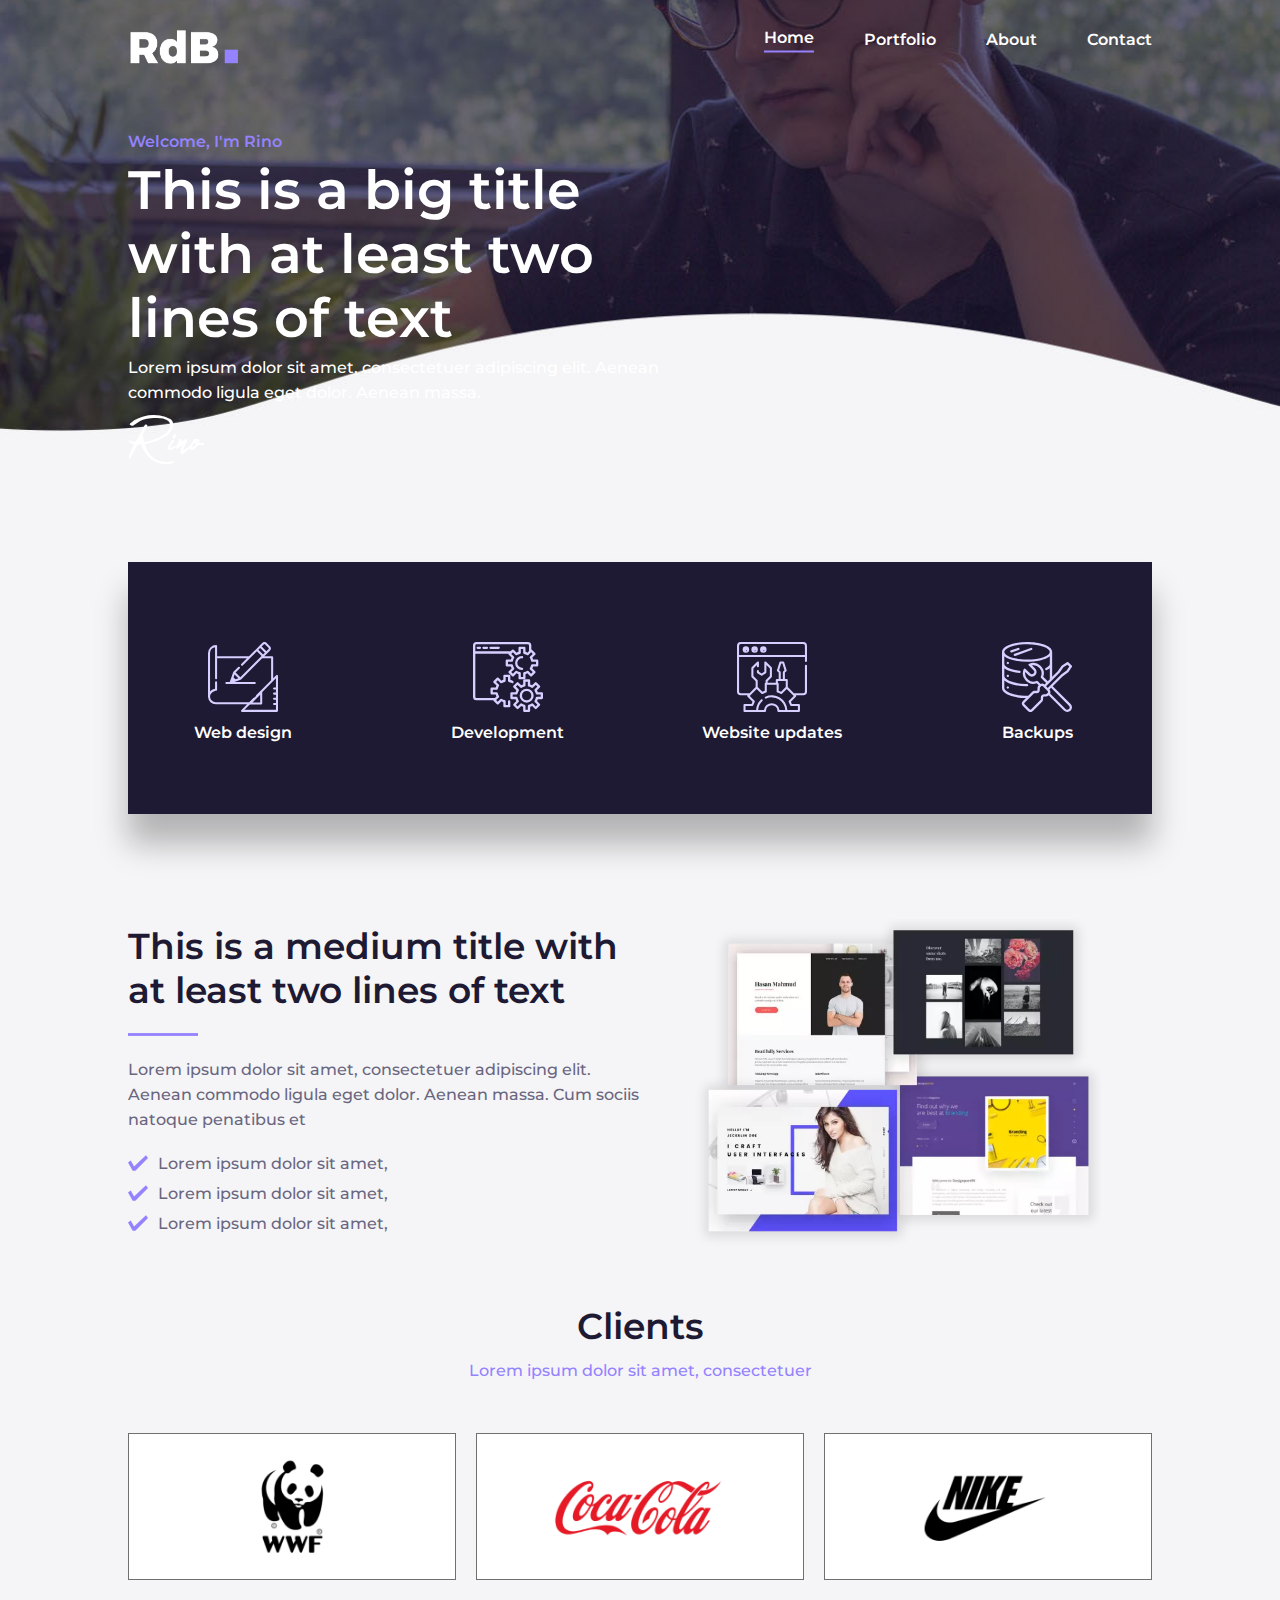
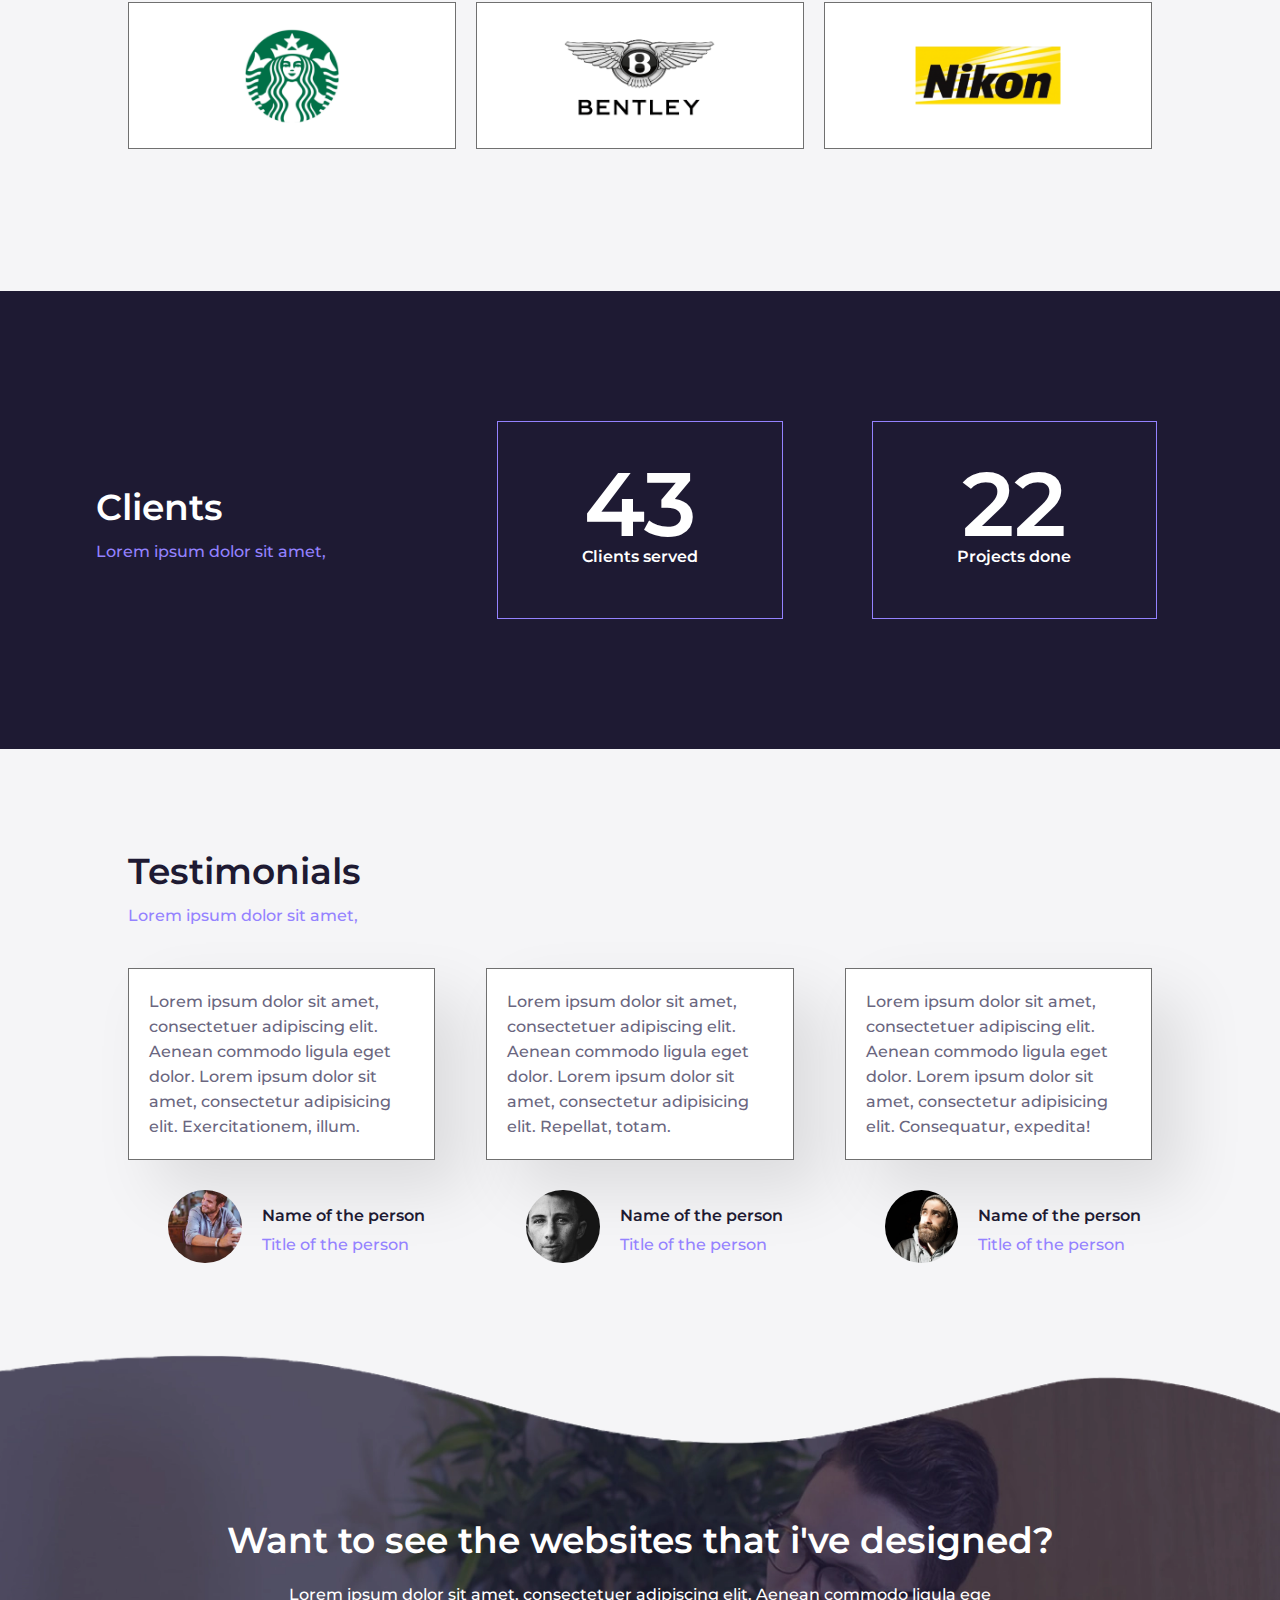
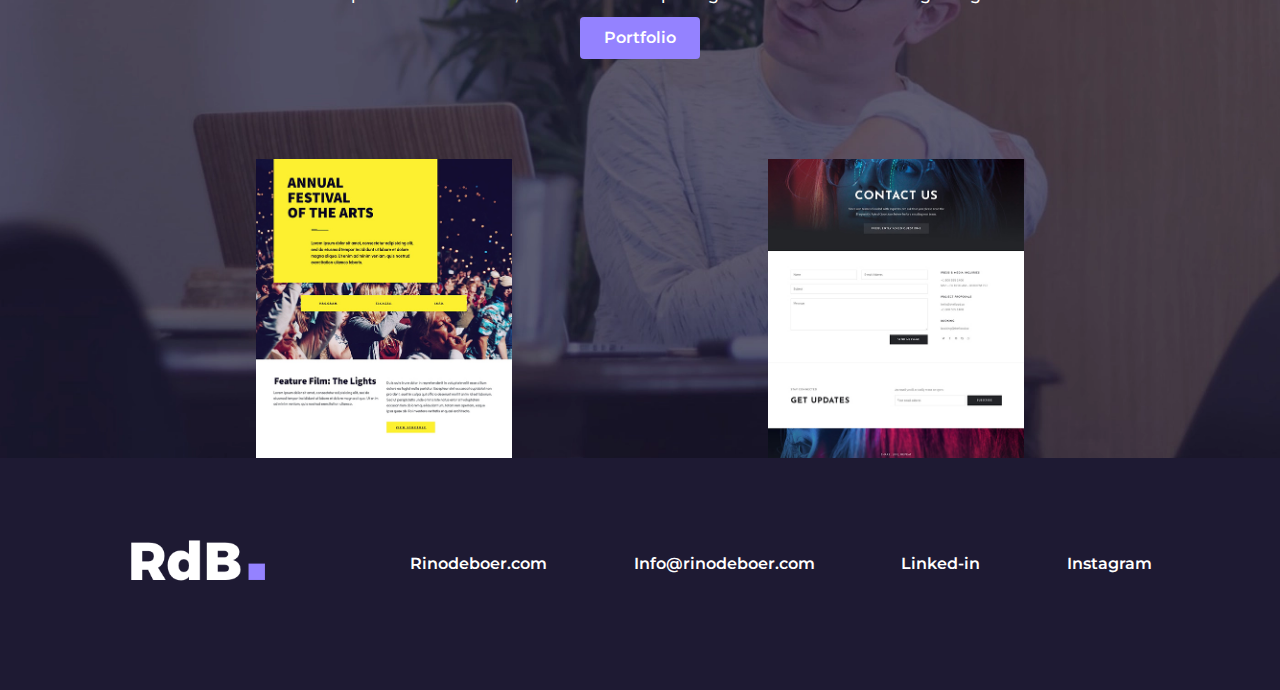
<file: index.html>
<!doctype html>
<html lang="en">
<head>
    <meta charset="UTF-8">
    <meta name="viewport"
          content="width=device-width, user-scalable=no, initial-scale=1.0, maximum-scale=1.0, minimum-scale=1.0">
    <meta http-equiv="X-UA-Compatible" content="ie=edge">
    <title>designtest</title>
    <link rel="preconnect" href="https://fonts.googleapis.com">
    <link rel="preconnect" href="https://fonts.gstatic.com" crossorigin>
    <link href="https://fonts.googleapis.com/css2?family=Montserrat:wght@500;600&display=swap" rel="stylesheet">
    <link rel="stylesheet" href="css/normalize.css">
    <link rel="stylesheet" href="css/styles.css">
    <link rel="icon" href="images/sprite(1).svg">
    <link rel="icon" href="images/webLogos.svg">
</head>
<body>

<div class="background__image-container">
    <img class="background__image" src="images/Photo1_v2.jpg" alt="">
</div>

<div class="back">

    <header>
        <nav class="nav collapsible collapsible--expanded">
            <a href="index.html"><img class="nav__icon" src="images/logo_rdb_white@2x.png" alt=""></a>
            <svg class="nav__toggler">
                <use href="images/sprite(1).svg#hamburger"></use>
            </svg>
            <ul class="list nav__list collapsible__content">
                <li class="nav__item ">
                    <div class="current-page">
                        <a class="nav__link" href="">Home</a>
                        <svg class="icon current-page__line">
                            <use href="images/sprite(1).svg#line"></use>
                        </svg>
                    </div>
                </li>
                <li class="nav__item"><a class="nav__link" href="portfolio.html">Portfolio</a></li>
                <li class="nav__item"><a class="nav__link" href="about.html">About</a></li>
                <li class="nav__item"><a class="nav__link" href="contact.html">Contact</a></li>
            </ul>
        </nav>
    </header>

    <div class="hero hero-grid">
        <div class="hero__content">
            <h4 class="hero__introduction">Welcome, I'm Rino</h4>
            <h1 class="hero__heading">This is a big title with at least two lines of text</h1>
            <p class="hero__text">Lorem ipsum dolor sit amet, consectetuer adipiscing elit.
                Aenean commodo ligula eget dolor. Aenean massa.</p>
            <h3 class="hero__name">Rino</h3>
        </div>
        <div></div>
    </div>

    <div class="icon-grid">
        <div class="icon-grid__item">
            <div class="icon-grid__item-container">
                <svg class="icon">
                    <use href="images/webLogos.svg#design"></use>
                </svg>
                <h4>Web design</h4>
            </div>
        </div>
        <div class="icon-grid__item">
            <div class="icon-grid__item-container">
                <svg class="icon">
                    <use href="images/webLogos.svg#development"></use>
                </svg>
                <h4>Development</h4>
            </div>
        </div>
        <div class="icon-grid__item">
            <div class="icon-grid__item-container">
                <svg class="icon">
                    <use href="images/webLogos.svg#updates"></use>
                </svg>
                <h4>Website updates</h4>
            </div>
        </div>
        <div class="icon-grid__item">
            <div class="icon-grid__item-container">
                <svg class="icon">
                    <use href="images/webLogos.svg#backups"></use>
                </svg>
                <h4>Backups</h4>
            </div>
        </div>
    </div>

    <div class="examples">
        <div class="grid">
            <div>
                <h2>This is a medium title with at least two lines of text</h2>
                <svg class="icon examples__line">
                    <use href="images/sprite(1).svg#line"></use>
                </svg>
                <p>Lorem ipsum dolor sit amet, consectetuer
                    adipiscing elit. Aenean commodo ligula eget
                    dolor. Aenean massa. Cum sociis natoque penatibus et </p>
                <ul class="list">
                    <li class="examples__list-item">
                        <svg class="icon examples__list-icon">
                            <use href="images/sprite(1).svg#v"></use>
                        </svg>
                        <p>Lorem ipsum dolor sit amet,</p>
                    </li>

                    <li class="examples__list-item">
                        <svg class="icon examples__list-icon">
                            <use href="images/sprite(1).svg#v"></use>
                        </svg>
                        <p>Lorem ipsum dolor sit amet,</p>
                    </li>

                    <li class="examples__list-item">
                        <svg class="icon examples__list-icon">
                            <use href="images/sprite(1).svg#v"></use>
                        </svg>
                        <p>Lorem ipsum dolor sit amet,</p>
                    </li>

                </ul>
            </div>
            <img class="examples__image" src="/images/home-images.webp" alt="some examples of web pages i've created">
        </div>
    </div>

    <div class="clients-container">
        <header class="block__header">
            <h2>Clients</h2>
            <p class="clients__text">Lorem ipsum dolor sit amet, consectetuer</p>
        </header>
        <div class="clients">
            <div><img class="client-1 client" src="/images/wwf.webp" alt=""></div>
            <div><img class="client-2 client" src="/images/cocacola.webp" alt=""></div>
            <div><img class="client-3 client" src="/images/nike.webp" alt=""></div>
            <div><img class="client-4 client" src="/images/starbucks.webp" alt=""></div>
            <div><img class="client-5 client" src="/images/bentley.webp" alt=""></div>
            <div><img class="client-6 client" src="/images/nikon.webp" alt=""></div>
        </div>
    </div>
</div>

<div class="projects">
    <div class="projects-content">
        <div class="projects-grid">
            <div class="projects__text">
                <h2 class="projects__title">Clients</h2>
                <p class="projects__description">Lorem ipsum dolor sit amet, </p>
            </div>
            <div class="project">
                <h3 class="project__number">43</h3>
                <h4 class="project__title">Clients served</h4>
            </div>
            <div class="project">
                <h3 class="project__number">22</h3>
                <h4 class="project__title">Projects done</h4>
            </div>
        </div>
    </div>
</div>

<div class="back">

    <div class="testimonials-container">
        <h2 class="testimonials__title">Testimonials</h2>
        <p class="testimonials__description">Lorem ipsum dolor sit amet, </p>
        <div class="testimonials">
            <div class="testimonial">
                <div class="testimonial__content">
                    <p>Lorem ipsum dolor sit amet, consectetuer adipiscing elit. Aenean commodo ligula
                        eget dolor. Lorem ipsum dolor sit amet, consectetur adipisicing elit. Exercitationem,
                        illum. </p>
                </div>
                <div class="testimonial__person grid">
                    <img src="images/male1.jpg" alt="">
                    <div class="author">
                        <h4>Name of the person</h4>
                        <p>Title of the person</p>
                    </div>
                </div>
            </div>
            <div class="testimonial">
                <div class="testimonial__content">
                    <p>Lorem ipsum dolor sit amet, consectetuer adipiscing elit. Aenean commodo ligula
                        eget dolor. Lorem ipsum dolor sit amet, consectetur adipisicing elit. Repellat, totam. </p>
                </div>
                <div class="testimonial__person">
                    <img src="images/male2.jpg" alt="">
                    <div class="author">
                        <h4>Name of the person</h4>
                        <p>Title of the person</p>
                    </div>
                </div>
            </div>
            <div class="testimonial">
                <div class="testimonial__content">
                    <p>Lorem ipsum dolor sit amet, consectetuer adipiscing elit. Aenean commodo ligula
                        eget dolor. Lorem ipsum dolor sit amet, consectetur adipisicing elit. Consequatur,
                        expedita! </p>
                </div>
                <div class="testimonial__person grid">
                    <img src="images/male3.jpg" alt="">
                    <div class="author">
                        <h4>Name of the person</h4>
                        <p>Title of the person</p>
                    </div>
                </div>
            </div>
        </div>
    </div>
</div>


<div class="portfolio">
    <div class="portfolio__content">
        <div class="portfolio__text">
            <h2>Want to see the websites
                that i've designed?</h2>
            <p>Lorem ipsum dolor sit amet, consectetuer
                adipiscing elit. Aenean commodo ligula ege</p>
            <a href="">Portfolio</a>
        </div>
        <div class="grid">
            <img src="images/Portfolio_item_3.jpg" alt="" class="portfolio__image">
            <img src="images/Portfolio_item_4.jpg" alt="" class="portfolio__image">
        </div>
    </div>
</div>
<div class="mobile-portfolio-container">
    <div class="mobile-portfolio">
        <h2>Are you interested in our portfolio?</h2>
        <a href="portfolio.html">Portfolio</a>
    </div>
</div>

<footer class="footer">
    <div class="footer__content">
        <a class="footer__brand" href=""><img src="images/logo_rdb_white@2x.png" alt=""></a>
        <a href="" class="footer__item">Rinodeboer.com</a>
        <a href="" class="footer__item">Info@rinodeboer.com</a>
        <a href="" class="footer__item">Linked-in</a>
        <a href="" class="footer__item">Instagram</a>
    </div>
</footer>

<script src="js/main.js"></script>
</body>
</html>
</file>
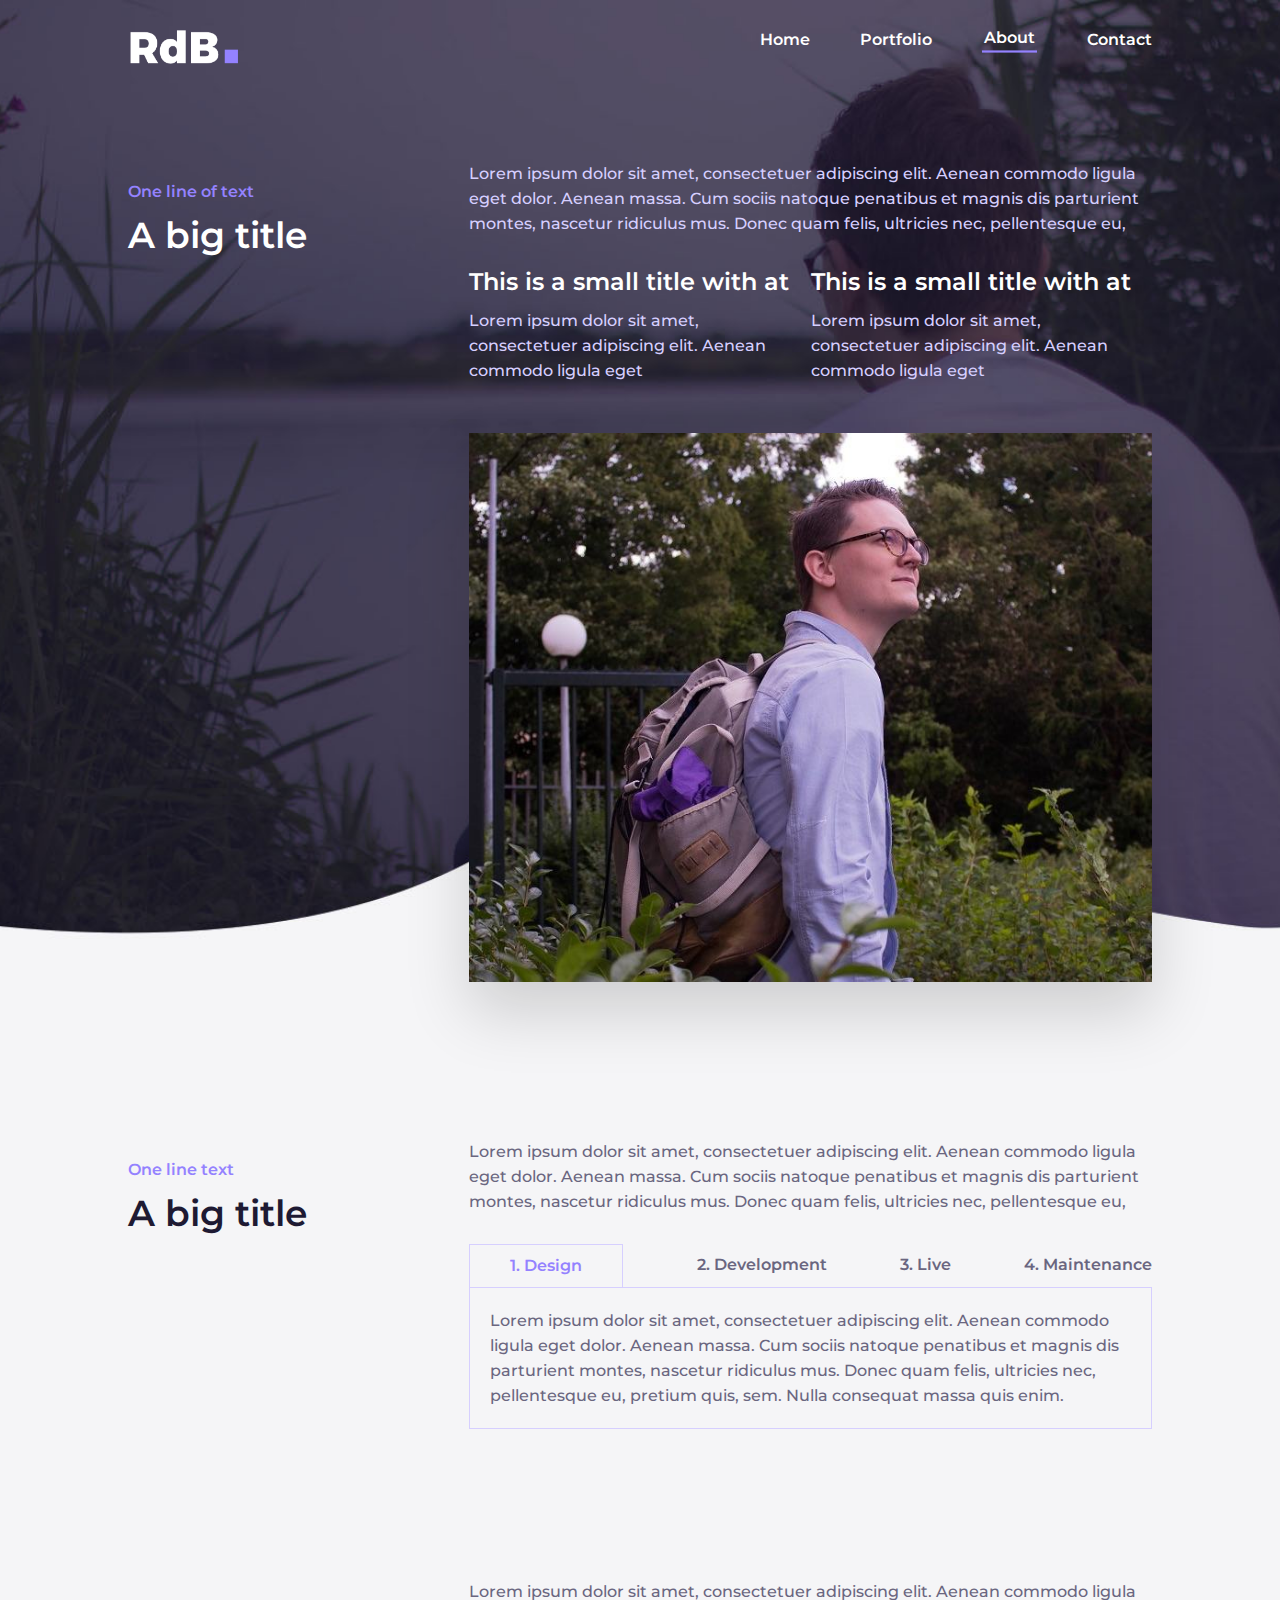
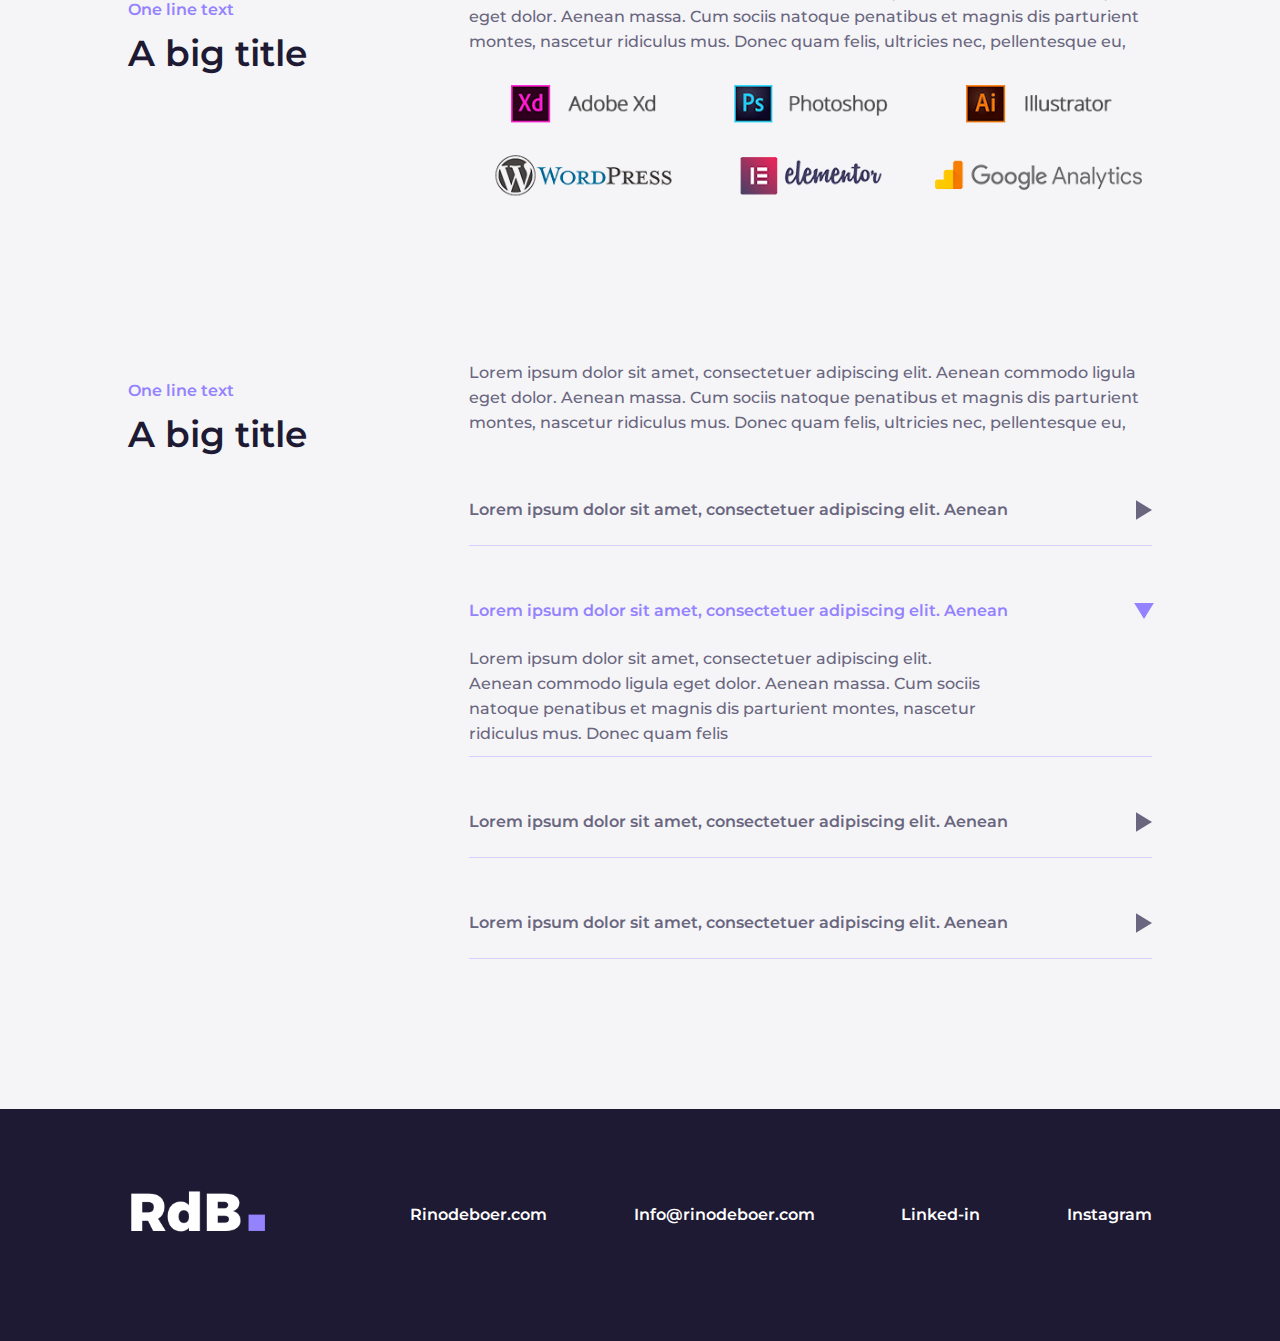
<file: about.html>
<!doctype html>
<html lang="en">
<head>
    <meta charset="UTF-8">
    <meta name="viewport"
          content="width=device-width, user-scalable=no, initial-scale=1.0, maximum-scale=1.0, minimum-scale=1.0">
    <meta http-equiv="X-UA-Compatible" content="ie=edge">
    <title>About</title>
    <link rel="preconnect" href="https://fonts.googleapis.com">
    <link rel="preconnect" href="https://fonts.gstatic.com" crossorigin>
    <link href="https://fonts.googleapis.com/css2?family=Montserrat:wght@500;600&display=swap" rel="stylesheet">
    <link rel="stylesheet" href="css/normalize.css">
    <link rel="stylesheet" href="css/styles.css">
    <link rel="icon" href="images/sprite(1).svg">
</head>
<body class="about">

<div class="background__image-container">
    <img class="background__image" src="images/aboutbackground.jpg" alt="">
</div>

<div class="back">

    <header>
        <nav class="nav collapsible collapsible--expanded">
            <a href="index.html"><img class="nav__icon" src="images/logo_rdb_white@2x.png" alt=""></a>
            <svg class="nav__toggler">
                <use href="images/sprite(1).svg#hamburger"></use>
            </svg>
            <ul class="list nav__list collapsible__content">
                <li class="nav__item "><a class="nav__link" href="index.html">Home</a></li>
                <li class="nav__item "><a class="nav__link" href="portfolio.html">Portfolio</a></li>
                <li class="nav__item">
                    <div class="current-page">
                        <a class="nav__link" href="portfolio.html">About</a>
                        <svg class="icon current-page__line">
                            <use href="images/sprite(1).svg#line"></use>
                        </svg>
                    </div>
                </li>
                <li class="nav__item"><a class="nav__link" href="contact.html">Contact</a></li>
            </ul>
        </nav>
    </header>

    <div class="gird-triple about__hero">
        <div class="grid1__title">
            <h4>One line of text</h4>
            <h2>A big title</h2>
        </div>
        <div class="about__text">
            <p class="about__description">Lorem ipsum dolor sit amet, consectetuer adipiscing elit. Aenean commodo
                ligula eget dolor. Aenean massa.
                Cum sociis natoque penatibus et magnis dis parturient montes, nascetur ridiculus mus. Donec quam felis,
                ultricies nec, pellentesque eu, </p>
            <div class="grid">
                <div class="about__text-1">
                    <h3>This is a small title with at</h3>
                    <p>Lorem ipsum dolor sit amet, consectetuer
                        adipiscing elit. Aenean commodo ligula eget
                    </p>
                </div>
                <div class="about__text-2">
                    <h3>This is a small title with at</h3>
                    <p>Lorem ipsum dolor sit amet, consectetuer
                        adipiscing elit. Aenean commodo ligula eget
                    </p>
                </div>
                <div class=""></div>
            </div>
            <img class="about__photo" src="images/PhotoAbout.jpg" alt="">
        </div>
    </div>

    <div class="gird-triple questions">
        <div class="grid1__title">
            <h4>One line text</h4>
            <h2>A big title</h2>
        </div>
        <div class="questions__body">
            <p class="questions__description">Lorem ipsum dolor sit amet, consectetuer adipiscing elit. Aenean commodo
                ligula eget dolor. Aenean massa.
                Cum sociis natoque penatibus et magnis dis parturient montes, nascetur ridiculus mus. Donec quam felis,
                ultricies nec, pellentesque eu, </p>
            <div class="switcher">
                <div class="switcher__titles">
                    <h4 class="switcher__title selected">1. Design</h4>
                    <h4 class="switcher__title">2. Development</h4>
                    <h4 class="switcher__title">3. Live</h4>
                    <h4 class="switcher__title">4. Maintenance</h4>
                </div>
                <div class="switcher__answer">
                    <p class="answer__p">Lorem ipsum dolor sit amet, consectetuer adipiscing elit. Aenean commodo
                        ligula eget dolor. Aenean massa. Cum sociis natoque penatibus et magnis dis parturient montes,
                        nascetur ridiculus mus. Donec quam felis, ultricies nec, pellentesque eu, pretium quis, sem.
                        Nulla
                        consequat massa quis enim.</p>
                </div>
            </div>
        </div>
        <div class=""></div>
    </div>

    <div class="gird-triple questions">
        <div class="grid1__title">
            <h4>One line text</h4>
            <h2>A big title</h2>
        </div>
        <div class="questions__body software">
            <p class="questions__description">Lorem ipsum dolor sit amet, consectetuer adipiscing elit. Aenean commodo
                ligula eget dolor. Aenean massa.
                Cum sociis natoque penatibus et magnis dis parturient montes, nascetur ridiculus mus. Donec quam felis,
                ultricies nec, pellentesque eu, </p>
            <div class="grid-software">
                <img src="images/Software_1_Adobe-XD.png" alt="" class="software__image">
                <img src="images/Software_2_Photoshop.png" alt="" class="software__image">
                <img src="images/Software_3_Illustrator.png" alt="" class="software__image">
                <img src="images/Software_4_Wordpress.png" alt="" class="software__image">
                <img src="images/Software_5_Elementor.png" alt="" class="software__image">
                <img src="images/Software_6_Google-Analytics.png" alt="" class="software__image">
            </div>
        </div>
        <div class=""></div>
    </div>

    <div class="gird-triple questions">
        <div class="grid1__title">
            <h4>One line text</h4>
            <h2>A big title</h2>
        </div>
        <div class="questions__body">
            <p class="faq__description">Lorem ipsum dolor sit amet, consectetuer adipiscing elit. Aenean commodo
                ligula eget dolor. Aenean massa.
                Cum sociis natoque penatibus et magnis dis parturient montes, nascetur ridiculus mus. Donec quam felis,
                ultricies nec, pellentesque eu, </p>
            <div class="faq">
                <div class="q q1">
                    <div class="heading">
                        <h4>Lorem ipsum dolor sit amet, consectetuer adipiscing elit. Aenean</h4>
                        <svg class="icon faq__icon">
                            <use href="images/sprite(1).svg#arrow"></use>
                        </svg>
                    </div>
                    <div class="question__answer-container">
                        <p>Lorem ipsum dolor sit amet, consectetuer adipiscing elit.
                            Aenean commodo ligula eget dolor.
                            Aenean massa. Cum sociis natoque penatibus et magnis dis parturient montes, nascetur
                            ridiculus
                            mus. Donec quam felis</p>
                    </div>
                </div>
                <div class="q q2 selected-question">
                    <div class="heading">
                        <h4>Lorem ipsum dolor sit amet, consectetuer adipiscing elit. Aenean</h4>
                        <svg class="icon faq__icon">
                            <use href="images/sprite(1).svg#arrow"></use>
                        </svg>
                    </div>
                    <div class="question__answer-container">
                        <p>Lorem ipsum dolor sit amet, consectetuer adipiscing elit. Aenean commodo ligula eget dolor.
                            Aenean massa. Cum sociis natoque penatibus et magnis dis parturient montes, nascetur
                            ridiculus
                            mus. Donec quam felis</p>
                    </div>
                </div>
                <div class="q q3">
                    <div class="heading">
                        <h4>Lorem ipsum dolor sit amet, consectetuer adipiscing elit. Aenean</h4>
                        <svg class="icon faq__icon">
                            <use href="images/sprite(1).svg#arrow"></use>
                        </svg>
                    </div>
                    <div class="question__answer-container">
                        <p>Lorem ipsum dolor sit amet, consectetuer adipiscing elit. Aenean commodo ligula eget dolor.
                            Aenean massa. Cum sociis natoque penatibus et magnis dis parturient montes, nascetur
                            ridiculus
                            mus. Donec quam felis</p>
                    </div>
                </div>
                <div class="q q4">
                    <div class="heading">
                        <h4>Lorem ipsum dolor sit amet, consectetuer adipiscing elit. Aenean</h4>
                        <svg class="icon faq__icon">
                            <use href="images/sprite(1).svg#arrow"></use>
                        </svg>
                    </div>
                    <div class="question__answer-container">
                        <p>Lorem ipsum dolor sit amet, consectetuer adipiscing elit. Aenean commodo ligula eget dolor.
                            Aenean massa. Cum sociis natoque penatibus et magnis dis parturient montes, nascetur
                            ridiculus
                            mus. Donec quam felis</p>
                    </div>
                </div>
            </div>
        </div>
        <div class=""></div>
    </div>
</div>

<footer class="footer">
    <div class="footer__content">
        <a class="footer__brand" href=""><img src="images/logo_rdb_white@2x.png" alt=""></a>
        <a href="" class="footer__item">Rinodeboer.com</a>
        <a href="" class="footer__item">Info@rinodeboer.com</a>
        <a href="" class="footer__item">Linked-in</a>
        <a href="" class="footer__item">Instagram</a>
    </div>
</footer>
<script src="js/main.js"></script>
</body>
</html>
</file>
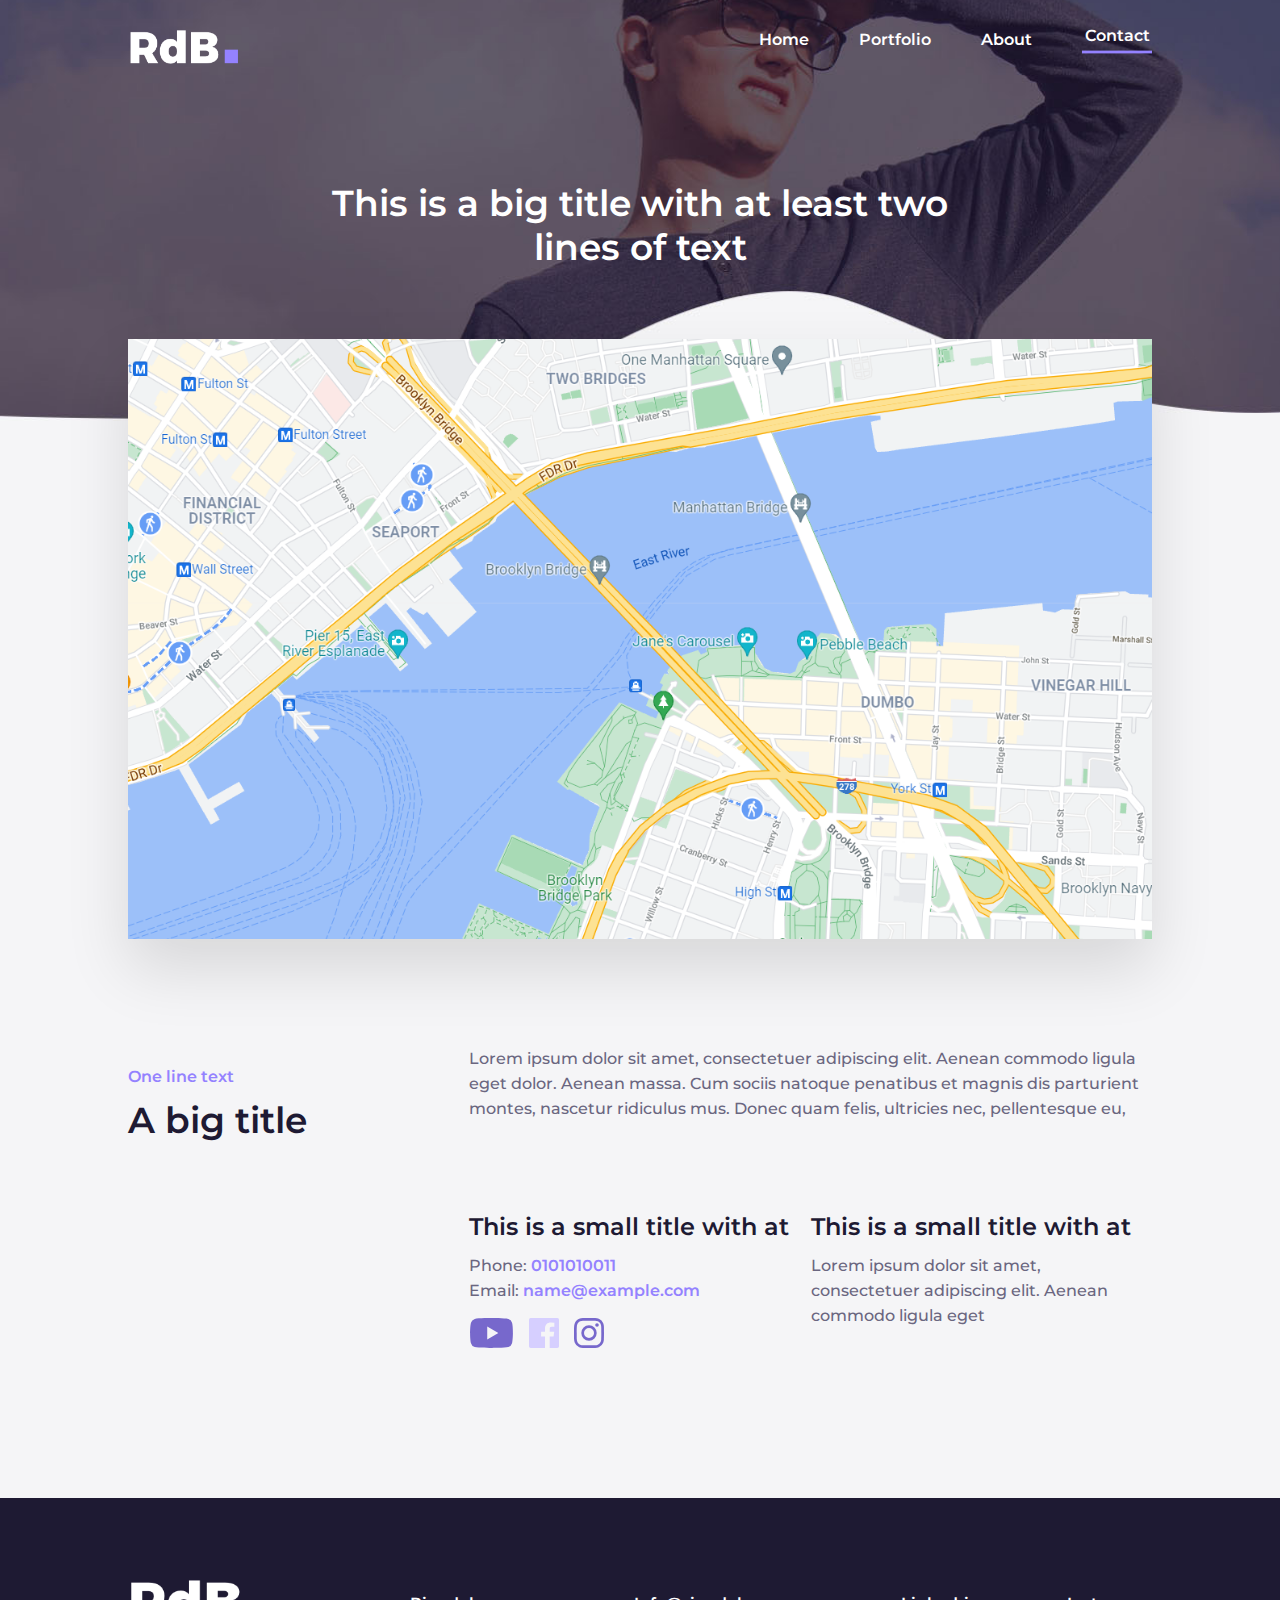
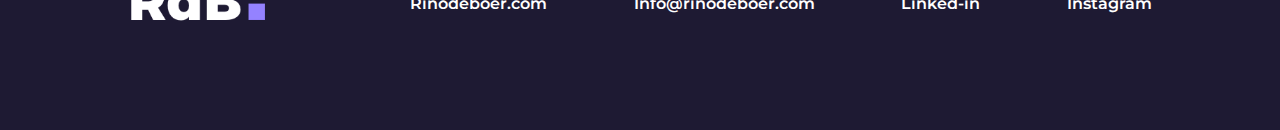
<file: contact.html>
<!doctype html>
<html lang="en" xmlns="http://www.w3.org/1999/html">
<head>
    <meta charset="UTF-8">
    <meta name="viewport"
          content="width=device-width, user-scalable=no, initial-scale=1.0, maximum-scale=1.0, minimum-scale=1.0">
    <meta http-equiv="X-UA-Compatible" content="ie=edge">
    <title>Contact</title>
    <link rel="preconnect" href="https://fonts.googleapis.com">
    <link rel="preconnect" href="https://fonts.gstatic.com" crossorigin>
    <link href="https://fonts.googleapis.com/css2?family=Montserrat:wght@500;600&display=swap" rel="stylesheet">
    <link rel="stylesheet" href="css/normalize.css">
    <link rel="stylesheet" href="css/styles.css">
    <link rel="icon" href="images/sprite(1).svg">
</head>
<body class="contact">

<div class="background__image-container">
    <img class="background__image" src="images/looking.jpg" alt="">
</div>

<div class="back">

    <header>
        <nav class="nav collapsible collapsible--expanded">
            <a href="index.html"><img class="nav__icon" src="images/logo_rdb_white@2x.png" alt=""></a>
            <svg class="nav__toggler">
                <use href="images/sprite(1).svg#hamburger"></use>
            </svg>
            <ul class="list nav__list collapsible__content">
                <li class="nav__item "><a class="nav__link" href="index.html">Home</a></li>
                <li class="nav__item "><a href="" class="nav__link">Portfolio</a></li>
                <li class="nav__item"><a class="nav__link" href="about.html">About</a></li>
                <li class="nav__item"><a class="nav__link" href="contact.html">
                    <div class="current-page">
                        <a class="nav__link" href="portfolio.html">Contact</a>
                        <svg class="icon current-page__line-contact">
                            <use href="images/sprite(1).svg#line"></use>
                        </svg>
                    </div>
                </a></li>
            </ul>
        </nav>
    </header>

    <div class="contact-hero">
        <h2>This is a big title with at least two <br> lines of text</h2>
        <img src="images/broklymbridge.PNG" alt="" class="maps">
    </div>

    <div class="gird-triple questions">
        <div class="grid1__title">
            <h4>One line text</h4>
            <h2>A big title</h2>
        </div>
        <div class="questions__body">
            <p class="questions__description">Lorem ipsum dolor sit amet, consectetuer adipiscing elit. Aenean commodo
                ligula eget dolor. Aenean massa.
                Cum sociis natoque penatibus et magnis dis parturient montes, nascetur ridiculus mus. Donec quam felis,
                ultricies nec, pellentesque eu,
            </p>
            <div class="grid social-media-container">
                <div>
                    <div class="social__media">
                        <h3>This is a small title with at</h3>
                        <span>Phone: <a href="" class="contact-method">0101010011</a></span>
                        <span>Email: <a href="" class="contact-method">name@example.com</a></span>
                    </div>
                    <div class="icons">
                        <svg class="icon youtube">
                            <use href="images/sprite(1).svg#youtube"></use>
                        </svg>
                        <svg class="icon social-media__icon">
                            <use href="images/sprite(1).svg#facebook"></use>
                        </svg>
                        <svg class="icon social-media__icon">
                            <use href="images/sprite(1).svg#instagram"></use>
                        </svg>
                    </div>
                </div>
                <div class="contact__grid-text">
                    <h3>This is a small title with at</h3>
                    <p>Lorem ipsum dolor sit amet, consectetuer
                        adipiscing elit. Aenean commodo ligula eget
                    </p>
                </div>
            </div>
        </div>
        <div class=""></div>
    </div>

</div>

<footer class="footer">
    <div class="footer__content">
        <a class="footer__brand" href=""><img src="images/logo_rdb_white@2x.png" alt=""></a>
        <a href="" class="footer__item">Rinodeboer.com</a>
        <a href="" class="footer__item">Info@rinodeboer.com</a>
        <a href="" class="footer__item">Linked-in</a>
        <a href="" class="footer__item">Instagram</a>
    </div>
</footer>

<script src="js/main.js"></script>
</body>
</html>
</file>
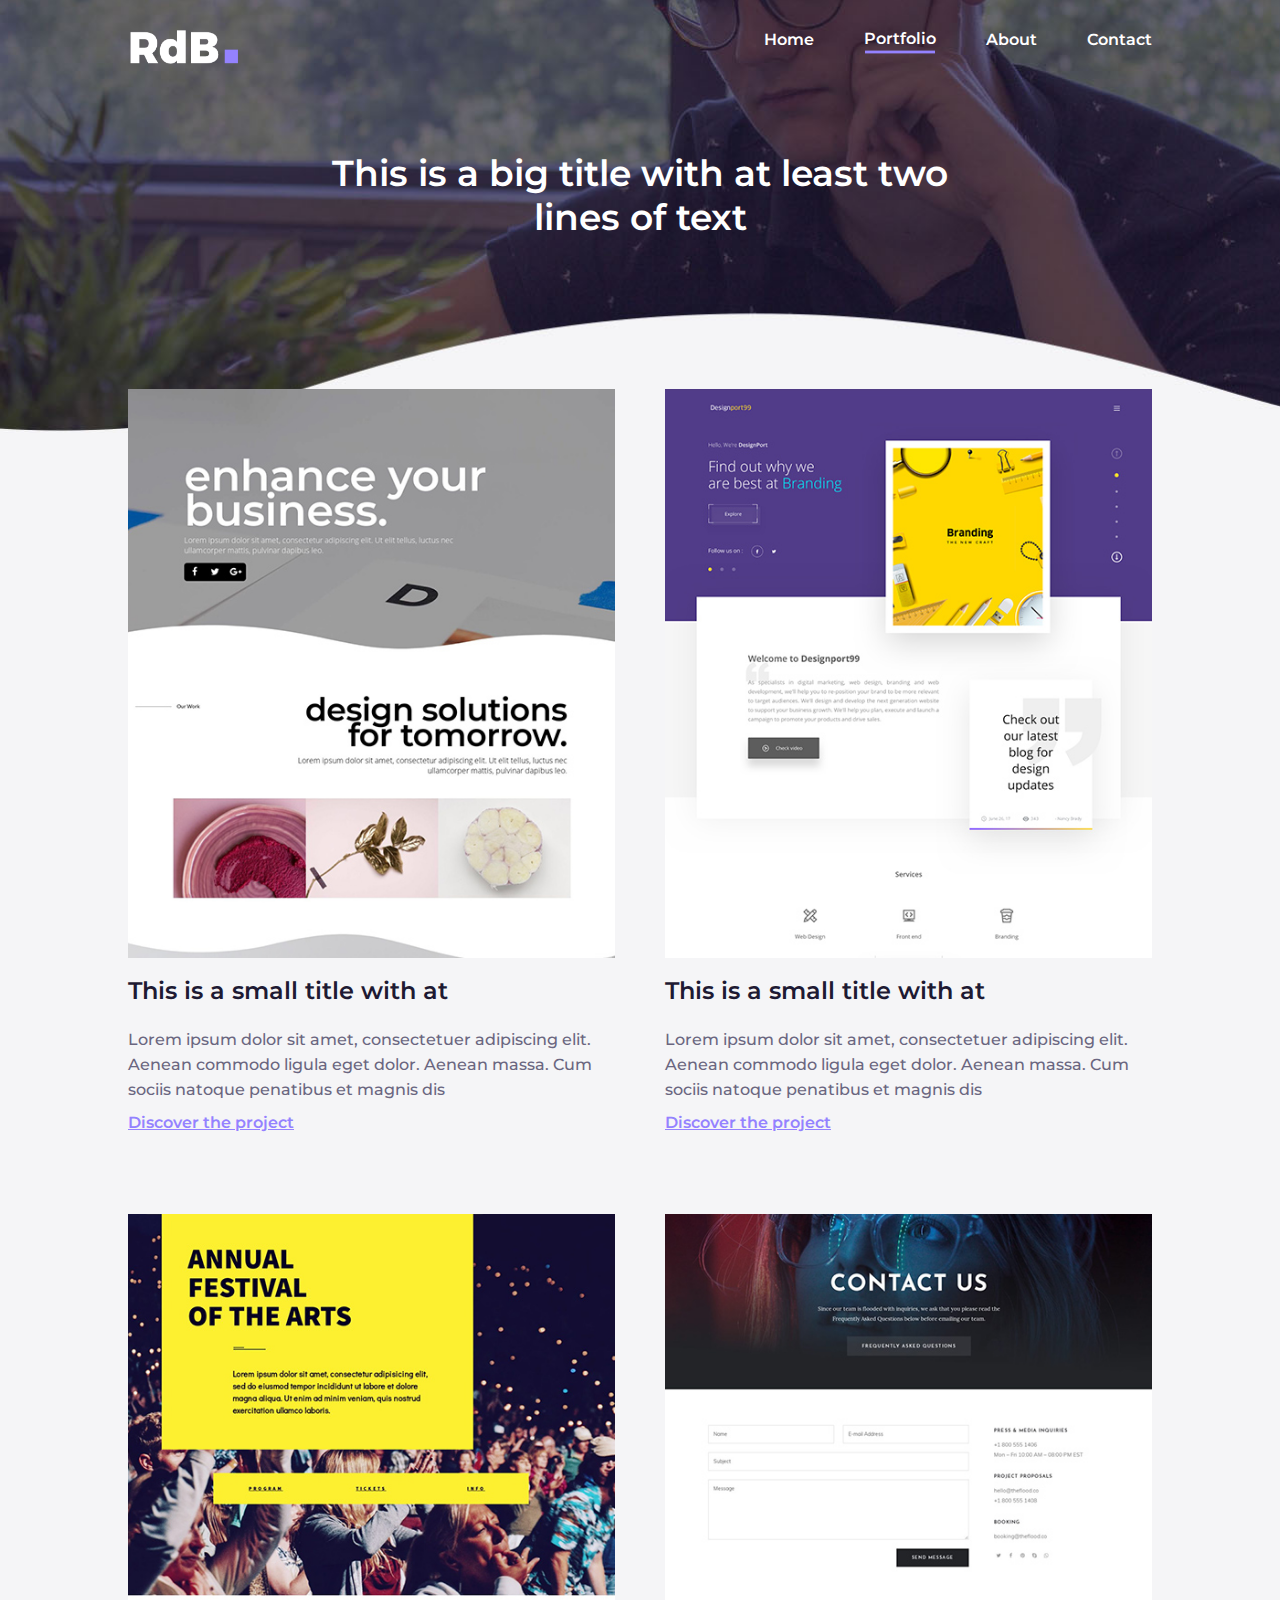
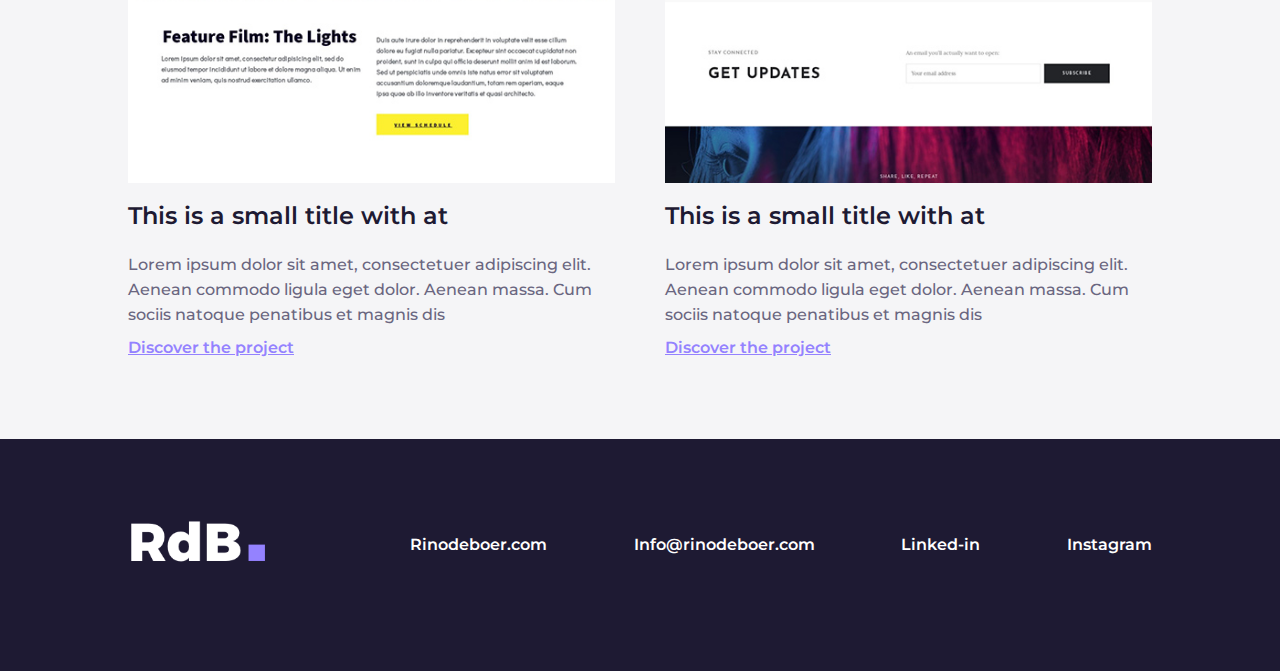
<file: portfolio.html>
<!doctype html>
<html lang="en">
<head>
    <meta charset="UTF-8">
    <meta name="viewport"
          content="width=device-width, user-scalable=no, initial-scale=1.0, maximum-scale=1.0, minimum-scale=1.0">
    <meta http-equiv="X-UA-Compatible" content="ie=edge">
    <title>Portfolio</title>
    <link rel="preconnect" href="https://fonts.googleapis.com">
    <link rel="preconnect" href="https://fonts.gstatic.com" crossorigin>
    <link href="https://fonts.googleapis.com/css2?family=Montserrat:wght@500;600&display=swap" rel="stylesheet">
    <link rel="stylesheet" href="css/normalize.css">
    <link rel="stylesheet" href="css/styles.css">
    <link rel="icon" href="images/sprite(1).svg">
</head>
<body class="portfolio-page">

<div class="background__image-container">
    <img class="background__image" src="images/Photo1_v2.jpg" alt="">
</div>

<div class="back">

    <header>
        <nav class="nav collapsible collapsible--expanded">
            <a href="index.html"><img class="nav__icon" src="images/logo_rdb_white@2x.png" alt=""></a>
            <svg class="nav__toggler">
                <use href="images/sprite(1).svg#hamburger"></use>
            </svg>
            <ul class="list nav__list collapsible__content">
                <li class="nav__item "><a class="nav__link" href="index.html">Home</a></li>
                <li class="nav__item ">
                    <div class="current-page">
                        <a class="nav__link" href="portfolio.html">Portfolio</a>
                        <svg class="icon current-page__line-portfolio">
                            <use href="images/sprite(1).svg#line"></use>
                        </svg>
                    </div>
                </li>
                <li class="nav__item"><a class="nav__link" href="about.html">About</a></li>
                <li class="nav__item"><a class="nav__link" href="contact.html">Contact</a></li>
            </ul>
        </nav>
    </header>

    <h2 class="portfolio-page__heading">This is a big title with at least two <br> lines of text</h2>
    <div class="grid portfolio-page__items">
        <div class="portfolio-page__item">
            <img src="images/Portfolio_item_1.jpg" alt="">
            <div class="portfolio-page__items-text">
                <h3 class="portfolio-page__item-title">This is a small title with at </h3>
                <p class="portfolio-page__item-paragraph">Lorem ipsum dolor sit amet, consectetuer
                    adipiscing elit. Aenean commodo ligula eget
                    dolor. Aenean massa. Cum sociis natoque penatibus et magnis dis</p>
                <a class="portfolio-page__item-link" href="">Discover the project</a>
            </div>
        </div>
        <div class="portfolio-page__item">
            <img src="images/Portfolio_item_2.jpg" alt="">
            <div class="portfolio-page__items-text">
                <h3 class="portfolio-page__item-title">This is a small title with at </h3>
                <p class="portfolio-page__item-paragraph">Lorem ipsum dolor sit amet, consectetuer
                    adipiscing elit. Aenean commodo ligula eget
                    dolor. Aenean massa. Cum sociis natoque penatibus et magnis dis</p>
                <a class="portfolio-page__item-link" href="">Discover the project</a>
            </div>
        </div>
        <div class="portfolio-page__item">
            <img src="images/Portfolio_item_3.jpg" alt="">
            <div class="portfolio-page__items-text">
                <h3 class="portfolio-page__item-title">This is a small title with at </h3>
                <p class="portfolio-page__item-paragraph">Lorem ipsum dolor sit amet, consectetuer
                    adipiscing elit. Aenean commodo ligula eget
                    dolor. Aenean massa. Cum sociis natoque penatibus et magnis dis</p>
                <a class="portfolio-page__item-link" href="">Discover the project</a>
            </div>
        </div>
        <div class="portfolio-page__item">
            <img src="images/Portfolio_item_4.jpg" alt="">
            <div class="portfolio-page__items-text">
                <h3 class="portfolio-page__item-title">This is a small title with at </h3>
                <p class="portfolio-page__item-paragraph">Lorem ipsum dolor sit amet, consectetuer
                    adipiscing elit. Aenean commodo ligula eget
                    dolor. Aenean massa. Cum sociis natoque penatibus et magnis dis</p>
                <a class="portfolio-page__item-link" href="">Discover the project</a>
            </div>
        </div>
    </div>
</div>

<footer class="footer">
    <div class="footer__content">
        <a class="footer__brand" href=""><img src="images/logo_rdb_white@2x.png" alt=""></a>
        <a href="" class="footer__item">Rinodeboer.com</a>
        <a href="" class="footer__item">Info@rinodeboer.com</a>
        <a href="" class="footer__item">Linked-in</a>
        <a href="" class="footer__item">Instagram</a>
    </div>
</footer>
<script src="js/main.js"></script>
</body>
</html>
</file>
<file: css/styles.css>
@font-face {
    font-family: 'abuget';
    src: url('/fonts/abuget-webfont.woff2') format('woff2'),
    url('/fonts/abuget-webfont.woff') format('woff');
    font-weight: normal;
    font-style: normal;

}

* {
    --primary-color: #9482ff;
    --dark-color: #7768cc;
    --grey-purple: #6a6680;
    --almost-black: #1e1a33;
    --light-color: #d6cfff;
    --almost-white: #f5f5f7;
}

*, *::after, *::before {
    box-sizing: border-box;
}

.back {
    max-width: 85vw;
    margin: 0 auto;
    position: relative;
}

body {
    overflow-x: hidden;
}

@media screen and (min-width: 800px) {
    .back {
        max-width: 80vw;
    }
}

/* Background */
body {
    background: var(--almost-white);
}

.background__image-container {
    overflow: hidden;
}

.background__image {
    position: absolute;
    width: 110vw;
    object-fit: cover;
    object-position: bottom;
    height: 170vh;
}

@media screen and (min-width: 350px) and (max-height: 700px) {
    .background__image {
        height: 150vh;
    }
}

@media screen and (min-width: 350px) and (max-height: 850px) {
    .background__image {
        height: 130vh;
    }
}

@media screen and (min-width: 750px) and (max-height: 1100px) {
    .background__image {
        height: 100vh;
    }
}

@media screen and (min-width: 1000px) and (max-height: 1400px) {
    .background__image {
        height: 50vh;
    }
}

@media screen and (min-width: 1300px) and (max-height: 1050px) {
    .background__image {
        height: 75vh;
    }
}

@media screen and (min-width: 500px) and (max-height: 700px) {
    .background__image {
        height: 200vh;
    }
}

@media screen and (min-width: 700px) and (max-height: 600px) {
    .background__image {
        height: 150vh;
    }
}

@media screen and (min-width: 1200px) and (max-height: 800px) {
    .background__image {
        height: 90vh;
    }
}

@media screen and (min-width: 1500px) and (max-height: 800px) {
    .background__image {
        height: 110vh;
    }
}

@media screen and (min-width: 980px) and (max-height: 800px) {
    .background__image {
        height: 90vh;
    }
}

@media screen and (min-width: 800px) and (max-height: 430px) {
    .background__image {
        height: 235vh;
    }
}

/* Typography */
html {
    font-size: 62.5%;
}

h1, h2, h3, h4 {
    font-family: "Montserrat", Arial, sans-serif;
    font-weight: 600;
    color: var(--almost-black);
    margin: 1rem 0;
}

h1 {
    font-size: 4.6rem;
    line-height: 5.3rem;
}

h2 {
    font-size: 3rem;
    line-height: 3.6rem;
}

h3 {
    font-size: 2.4rem;
    line-height: 3.2rem;
}

h4 {
    font-size: 1.6rem;
    line-height: 2.2rem;
}

body, p {
    font-family: "Montserrat", Arial, sans-serif;
    font-weight: 500;
    font-size: 1.6rem;
    line-height: 2.5rem;
    display: inline;
    color: var(--grey-purple);
    margin: 1rem 0;
}

.list {
    font-family: "Montserrat", Arial, sans-serif;
    font-weight: 600;
    font-size: 1.6rem;
    line-height: 2.2rem;
}

a {
    font-family: "Montserrat", Arial, sans-serif;
    font-weight: 600;
    font-size: 1.6rem;
    line-height: 2.2rem;
    text-decoration: none;
}

@media screen and (min-width: 800px) {
    h1 {
        font-size: 5.4rem;
        line-height: 6.4rem;
    }

    h2 {
        font-size: 3.6rem;
        line-height: 4.4rem;
    }
}

/* Blocks */
.block__header {
    text-align: center;
    margin-bottom: 5rem;
}

.block__header p, .block__header h2 {
    margin-bottom: 1rem;
    margin-top: 1rem;
}

/* Grids */
.grid {
    display: grid;
}

.gird-triple {
    display: grid;
}

.grid-software {
    display: grid;
}

.hero-grid {
    display: grid;
}

.testimonial__person {
    display: grid;
}

.testimonials {
    display: grid;
}

.projects-grid {
    display: grid;
    gap: 3.5rem;
    align-items: center;
}

.clients {
    display: grid;
}

.icon-grid {
    display: grid;
    grid-template-columns: repeat(2, 1fr);
    grid-template-rows: repeat(2, 1fr);
}

@media screen and (min-width: 768px) {
    .grid {
        grid-template-columns: 1fr 1fr;
    }

    .grid-software {
        grid-template-columns: 1fr 1fr;
    }

    .testimonial__person {
        grid-template-columns: 1fr 1.5fr;
    }

    .hero-grid {
        grid-template-columns: 1.25fr 1fr;
    }

    .testimonials {
        grid-template-columns: repeat(2, 1fr);
        gap: 5%;
    }

    .projects-grid {
        grid-template-columns: repeat(2, 1fr);
        grid-template-rows: repeat(2, 1fr);
        grid-template-areas:
         "one one"
         "two three";
    }

    .icon-grid {
        grid-template-columns: repeat(4, 1fr);
        grid-template-rows: 1fr;
    }

    .clients {
        grid-template-columns: 1fr 1fr;
    }
}

@media screen and (min-width: 1100px) {
    .clients {
        grid-template-columns: 1fr 1fr 1fr;
    }

    .grid-software {
        grid-template-columns: repeat(3, 1fr);
    }

    .gird-triple {
        grid-template-columns: repeat(3, 1fr);
        grid-template-areas:
        "a b b";
    }

    .testimonials {
        grid-template-columns: repeat(3, 1fr);
    }

    .projects-grid {
        grid-template-columns: 1fr 1fr 1fr;
        grid-template-rows: 1fr;
        grid-template-areas: none;
    }

}

/* Buttons */
.btn {
    font-family: "Montserrat", Arial, sans-serif;
    font-weight: 600;
    font-size: 1.5rem;
    line-height: 2.2rem;
    padding: 1rem 1.7rem;
}

/* Icons */
.icon {
    fill: var(--light-color);
    width: 7rem;
    height: 7rem;
}

/* Lists */
.list {
    list-style: none;
    padding-left: 0;
}

/* Nav menu */
.nav {
    display: flex;
    justify-content: space-between;
    align-items: center;
    flex-wrap: wrap;
}

.current-page__line {
    width: 50px;
    height: 5px;
    object-fit: fill;
}

.current-page__line-portfolio {
    width: 70px;
    height: 4px;
    object-fit: fill;
}

.nav__list {
    margin-top: 0;
}

.current-page {
    display: flex;
    flex-direction: column;
    align-items: center;
}

.current-page p {
    margin: 0;
}

.nav__link {
    color: white;
}

.nav__icon {
    width: 110px;
    height: 55px;
}

.nav__item {
    color: white;
    margin-bottom: 1rem;
    font-size: 2.5rem;
}

.nav__toggler {
    width: 45px;
    height: 45px;
}

.nav__item a {
    transition: color .3s;
}

.nav__item:hover a {
    color: #CFCBE6;
}

@media screen and (min-width: 800px) {
    .nav {
        flex-wrap: nowrap;
        margin-top: 2rem;
    }

    .nav__list {
        width: auto;
        display: flex;
        max-height: 100%;
        opacity: 1;
        justify-content: flex-end;
        align-items: center;
    }

    .nav__toggler {
        display: none;
    }

    .nav__item {
        margin-left: 5rem;
    }

    .current-page {
        justify-items: flex-end;
        position: relative;
        top: 3px;
    }
}

/* Collapsible */
.collapsible {
    flex-wrap: wrap;
}

.collapsible__content {
    width: 100%;
    text-align: center;
    overflow: hidden;
    opacity: 0;
    max-height: 0;
    transition: max-height .3s, opacity .3s;
}

.collapsible--expanded .collapsible__content {
    width: 100%;
    text-align: center;
    overflow: hidden;
    opacity: 1;
    max-height: 100vh;
}

@media screen and (min-width: 800px) {
    .collapsible {
        flex-wrap: nowrap;
    }

    .collapsible__content {
        opacity: 1;
        max-height: 100vh;
    }

    .collapsible--expanded .collapsible__content {
        opacity: 1;
        max-height: 100vh;
    }
}

/* Hero */
.hero__content {
    margin-top: 0;
}

.hero__introduction {
    margin-bottom: 0.5rem;
    color: var(--primary-color);
}

.hero__heading {
    margin-top: 0.5rem;
    margin-bottom: 0.5rem;
    color: white;
}

.hero .hero__text {
    margin-top: 0.5rem;
    margin-bottom: 1.5rem;
    color: white;
    font-size: 1.6rem;
}

.hero__name {
    margin-top: 0.5rem;
    color: white;
    font-family: 'abuget', Arial, sans-serif;
    font-size: 6rem;
    line-height: 6.2rem;
    font-weight: 400;
}

@media screen and (min-width: 800px) {
    .hero__content {
        margin-top: 4rem;
    }
}

/* Icon Grid */
.icon-grid {
    justify-items: center;
    background: var(--almost-black);
    padding-top: 8rem;
    padding-bottom: 6rem;
    margin: 8rem auto 5rem;
    gap: 3.5rem;
    box-shadow: 0 30px 30px rgba(0, 0, 0, 0.27);
}

.icon-grid__item {
    color: white;
}

.icon-grid__item h4 {
    white-space: nowrap;
    color: white;
}

.icon-grid__item-container {
    display: flex;
    flex-direction: column;
    justify-items: center;
    align-items: center;
}

@media screen and (max-width: 400px) {
    .icon-grid {
        gap: 0;
    }
}

/* Examples section */
.examples {
    margin-top: 10rem;
}

.examples__image {
    width: 80%;
    justify-self: center;
    align-self: center;
}

.examples h2 {
    margin-bottom: 0;
}

.examples__line {
    height: 0.5rem;
    display: block;
    margin: 2rem 0;
}

.examples__list-icon {
    width: 2rem;
    height: 2rem;
    margin-right: 1rem;
}

.examples__list-item {
    display: flex;
    align-items: center;
    height: 3rem;
}

@media screen and (min-width: 768px) {
    .examples {
        margin-top: 10rem;
    }
}

@media screen and (min-width: 1800px) {
    .examples {
        margin-top: 25rem;
    }

    .examples h2 {
        font-size: 4rem;
    }

    .examples p {
        font-size: 2rem;
    }
}

/* Clients section */
.clients {
    column-gap: 2%;
    row-gap: 2%;
}

.clients-container {
    margin: 7rem auto;
}

.client {
    background: white;
    width: 100%;
    border: 1px solid #707070;
}

.clients__text {
    color: var(--primary-color);
}

@media screen and (min-width: 768px) {
    .clients-container {
        margin: 7rem auto 10rem;
    }
}

@media screen and (min-width: 1100px) {
    .clients {
        column-gap: 2%;
        row-gap: 5%;
    }

    .clients-container {
        margin: 5rem auto;
    }
}

@media screen and (min-width: 2000px) {
    .clients-container {
        margin: 10rem auto;
    }

    .clients {
        grid-template-columns: repeat(auto-fit, minmax(100px, 1fr));
    }
}

/* Projects */
.projects {
    margin-top: 10rem;
    width: 100vw;
    background: var(--almost-black);
    padding: 5rem;
}

.projects-content {
    max-width: 85vw;
    margin: auto;
}

.projects__title {
    color: white;
}

.projects__description {
    color: var(--primary-color);
}

.project {
    display: flex;
    flex-direction: column;
    align-items: center;
    border: 1px solid var(--primary-color);
    padding: 5rem 0 4rem;
    margin: 0;
}

.project__number {
    font-size: 9rem;
    line-height: 4.4rem;
    color: white;
}

.project__title {
    color: white;
}

@media screen and (min-width: 350px) {
    .projects {
        margin-top: 13rem;
    }
}

@media screen and (min-width: 500px) {
    .projects {
        margin-top: 16rem;
    }
}

@media screen and (min-width: 600px) {
    .projects {
        margin-top: 20rem;
    }
}

@media screen and (min-width: 768px) {
    .projects {
        margin-top: 0rem;
    }

    .projects__text {
        grid-area: one;
    }

    .project {
        padding: 5rem 0 4rem;
        margin: 0 8%;
    }
}

@media screen and (min-width: 1100px) {
    .projects {
        margin-top: 15rem;
    }

    .projects__text {
        grid-area: auto;
    }

    .projects-content {
        padding: 8rem 0;
    }
}

/* Testimonials */
.testimonials-container {
    margin: 10rem 0 5rem;
}

.testimonials__description {
    color: var(--primary-color);
}

.testimonials {
    margin-top: 4rem;
}

.testimonial__content {
    background: white;
    border: 1px solid #707070;
    padding: 2rem;
    box-shadow: 30px 30px 60px rgba(0, 0, 0, 0.1);
}

.testimonial__person {
    margin-top: 3rem;
    align-items: center;
    justify-items: center;
}

.testimonial__person h4 {
    margin-bottom: 0.5rem;
}

.testimonial__person p {
    color: var(--primary-color);
    margin-top: 0.5rem;
}

.testimonial__person img {
    border-radius: 100%;
    width: 60%;
    margin-left: 25%;
}

@media screen and (min-width: 768px) {
    .testimonials-container {
        margin: 10rem 0 2rem;
    }
}

@media screen and (max-width: 768px) and (max-height: 1000px) {
    .testimonial__person img {
        margin-left: 0;
        width: 40%;
    }

    .testimonial {
        margin-bottom: 7rem;
    }
}

/* Portfolio */
.portfolio {
    background: url("/images/menbeforefooter.webp");
    width: 100%;
    background-size: 100%;
    background-repeat: no-repeat;
    background-position: top;
    padding-top: 17.5rem;
    border: none;
    margin-top: 7rem;
}

.portfolio__text {
    display: flex;
    flex-direction: column;
    align-items: center;
    margin-bottom: 10rem;
}

.portfolio h2 {
    color: white;
}

.portfolio p {
    color: white;
}

.portfolio a {
    color: white;
    background: var(--primary-color);
    border-radius: 4px;
    padding: 1rem 2.4rem;
}

.portfolio__content {
    max-width: 85vw;
    margin: 0 auto;
}

.portfolio .grid {
    justify-content: space-between;
    justify-items: center;
}

.portfolio__image {
    object-fit: cover;
    object-position: center;
    width: 50%;
}

@media screen and (max-width: 1180px) {
    .portfolio {
        display: none;
    }
}

@media screen and (min-width: 768px) {
    .portfolio__content {
        max-width: 80vw;
    }
}

/* Mobile portfolio */
.mobile-portfolio {
    display: flex;
    flex-direction: column;
    padding: 5rem 0;
    max-width: 85vw;
    margin: 0 auto;
    align-items: center;
}

.mobile-portfolio-container {
    background: var(--primary-color);
    margin-top: 0;
}

.mobile-portfolio h2 {
    color: white;
    text-align: center;
}

.mobile-portfolio a {
    background: var(--almost-black);
    border-radius: 4px;
    color: white;
    padding: 1rem 2.4rem;
}

@media screen and (min-width: 768px) {
    .mobile-portfolio-container {
        margin-top: 8rem;
    }
}

@media screen and (min-width: 1180px) {
    .mobile-portfolio-container {
        display: none;
    }
}

/* Footer */
footer a {
    color: white;
    margin-bottom: 2rem;
}

.footer {
    background: var(--almost-black);
    padding: 4rem 0;
}

.footer__content {
    display: flex;
    flex-direction: column;
    width: 100%;
    justify-content: space-between;
    align-items: center;
    max-width: 85vw;
    margin: 0 auto;
}

@media screen and (min-width: 1000px) {
    .footer__content {
        flex-direction: row;
        max-width: 80vw;
        padding: 7rem 0;
    }

    .footer {
        background: var(--almost-black);
        padding: 0;
    }

    .footer__brand img {
        width: 70%;
    }
}

/* Page 2- Portfolio */

.portfolio-page__heading {
    text-align: center;
    color: white;
    margin-top: 10rem;
    margin-bottom: 15rem;
}

.portfolio-page__item-title {
    margin: 1rem 0;
}

.portfolio-page__item-paragraph {
    margin: 1rem 0;
}

.portfolio-page__item-link {
    color: var(--primary-color);
    text-decoration: underline;
}

.portfolio-page__items {
    justify-content: space-between;
    row-gap: 8rem;
    margin: 20rem 0 5rem;
}

.portfolio-page__items img {
    width: 100%;
}

.portfolio-page__items-text {
    display: flex;
    flex-direction: column;
    align-items: flex-start;
}

@media screen and (min-width: 768px) {
    .portfolio-page__items {
        justify-content: space-between;
        row-gap: 8rem;
        column-gap: 5rem;
        margin: 8rem 0;
    }

    .portfolio-page__heading {
        text-align: center;
        color: white;
        margin-top: 7rem;
    }
}

@media screen and (min-width: 768px) and (min-height: 900px) {
    .portfolio-page .background__image {
        height: 50vh;
    }
}

@media screen and (min-width: 500px) and (min-height: 1000px) {
    .portfolio-page .background__image {
        height: 65vh;
    }
}

@media screen and (min-width: 800px) and (max-height: 450px) {
    .portfolio-page .background__image {
        height: 100vh;
    }
}

@media screen and (max-width: 300px) and (min-height: 650px) {
    .portfolio-page .background__image {
        height: 120vh;
    }
}

/* About */
.grid1__title {
    align-self: start;
    margin-top: 1rem;
    margin-bottom: 3rem;
}

.grid1__title h2 {
    color: var(--almost-black);
}

.grid1__title h4 {
    color: var(--primary-color);
}

/* Hero */
.about .current-page__line {
    width: 55px;
}

.about__hero {
    align-items: center;
    margin: 2rem 0 7.5rem;
}

.about__hero .grid1__title h2 {
    color: white;
}

.about .background__image {
    height: 150vh;
}

.about__text-1 {
    margin-top: 2rem;
}

.about__text-2 {
    margin-top: 2rem;
}

.about__text p {
    color: var(--light-color);
}

.about__text h3 {
    color: white;
}

.about__photo {
    width: 100%;
    margin-top: 5rem;
    box-shadow: 0 30px 60px rgba(0, 0, 0, 0.16);
}

@media screen and (max-width: 400px) and (max-height: 1000px) {
    .about .background__image {
        height: 200vh;
    }
}

@media screen and (min-width: 600px) and (max-height: 350px) {
    .about .background__image {
        height: 300vh;
    }
}

@media screen and (max-width: 400px) and (min-height: 850px) {
    .about .background__image {
        height: 124vh;
    }
}

@media screen and (min-width: 850px) and (max-height: 400px) {
    .about .background__image {
        height: 210vh;
    }
}

@media screen and (min-width: 768px) {
    .about__hero {
        align-items: center;
        margin: 8rem 0 15rem;
    }

    .about .background__image {
        height: 105vh;
    }

    .grid1__title {
        margin-bottom: 0;
    }
}

@media screen and (min-width: 1100px) {
    .about__text {
        grid-area: b;
    }
}

/* Questions */

.questions {
    margin-bottom: 7rem;
}

.questions__body {
    max-width: 100%;
}

.switcher__titles {
    display: flex;
    flex-direction: column-reverse;
    justify-content: space-between;
    gap: 5%;
    margin-top: 3rem;
}

.switcher__title {
    font-size: 1.6rem;
    color: var(--grey-purple);
    cursor: pointer;
    margin-bottom: 1rem;
    white-space: nowrap;
}

.switcher__answer {
    width: 100%;
    border: 1px solid var(--light-color);
    padding: 2rem;
}

.none {
    display: none;
}

.selected {
    color: var(--primary-color);
    border: 1px solid var(--light-color);
    margin: 0;
    padding: 1rem 4rem;
}

@media screen and (min-width: 1000px) {
    .switcher__titles {
        flex-direction: row;
        display: flex;
        justify-content: space-between;
        gap: 5%;
        margin-top: 3rem;
    }

    .selected {
        color: var(--primary-color);
        border: 1px solid var(--light-color);
        border-bottom: 0;
        margin: 0;
        padding: 1rem 4rem;
    }

    .questions {
        margin-bottom: 15rem;
    }
}

@media screen and (min-width: 1100px) {
    .questions__body {
        grid-area: b;
    }
}

/* Software I use */
.software__image {
    width: 100%;
}

.grid-software {
    align-items: center;
    margin-top: 1rem;
}

/* FAQ */
.q {
    border-bottom: 1px solid var(--light-color);
    margin-top: 3rem;
}

.faq .heading {
    cursor: pointer;
}

.q1 {
    margin-top: 4rem;
}

.faq .heading {
    display: flex;
    justify-content: space-between;
    align-items: center;
}

.faq h4 {
    color: var(--grey-purple);
    transition: color .3s;
}

.selected-question h4 {
    color: var(--primary-color);
}

.faq__icon {
    width: 25px;
    fill: var(--grey-purple);
    transition: transform .3s, fill .3s;
    margin-bottom: 1rem;
}

.selected-question .faq__icon {
    fill: var(--primary-color);
    transform: rotate(90deg);
}

.question__answer-container {
    max-width: 95%;
    margin-bottom: 0;
    opacity: 0;
    max-height: 0;
    transition: max-height .3s, opacity .3s, margin-bottom .3s;
    display: none;
}

.selected-question .question__answer-container {
    opacity: 1;
    max-height: 100vh;
    margin-bottom: 1rem;
    display: block;
}

@media screen and (min-width: 768px) {
    .faq__icon {
        width: 16px;
        fill: var(--grey-purple);
        transition: transform .3s, fill .3s;
        margin: 0;
    }

    .question__answer-container {
        max-width: 75%;
    }
}

/* Contact */

.maps {
    width: 100%;
    height: 60rem;
    object-fit: cover;
    object-position: center;
    box-shadow: 0 30px 60px rgba(0, 0, 0, 0.12);
}

.contact-hero {
    margin-top: 10rem;
}

.contact-hero h2 {
    margin-bottom: 7rem;
    text-align: center;
    color: white;
}

.current-page__line-contact {
    height: 1rem;
    width: 70px;
}

.social-media-container {
    margin-top: 8rem;
}

.contact .questions {
    margin-top: 10rem;
}

.social-media__icon {
    height: 30px;
    width: 30px;
}

.youtube {
    height: 30px;
    width: 45px;
}

.social__media {
    display: flex;
    flex-direction: column;
}

.icons {
    margin-top: 1.5rem;
    display: flex;
    gap: 1.5rem;
}

.contact-method {
    color: var(--primary-color);
}

@media screen and (max-width: 768px) {
    .social-media-container {
        display: flex;
        flex-direction: column-reverse;
    }
    .contact__grid-text {
        margin-bottom: 3rem;
    }
    .maps {
        height: 45rem;
    }
    .contact .questions {
        margin-top: 5rem;
    }
    .social-media-container {
        margin-top: 4rem;
    }
}
</file>
